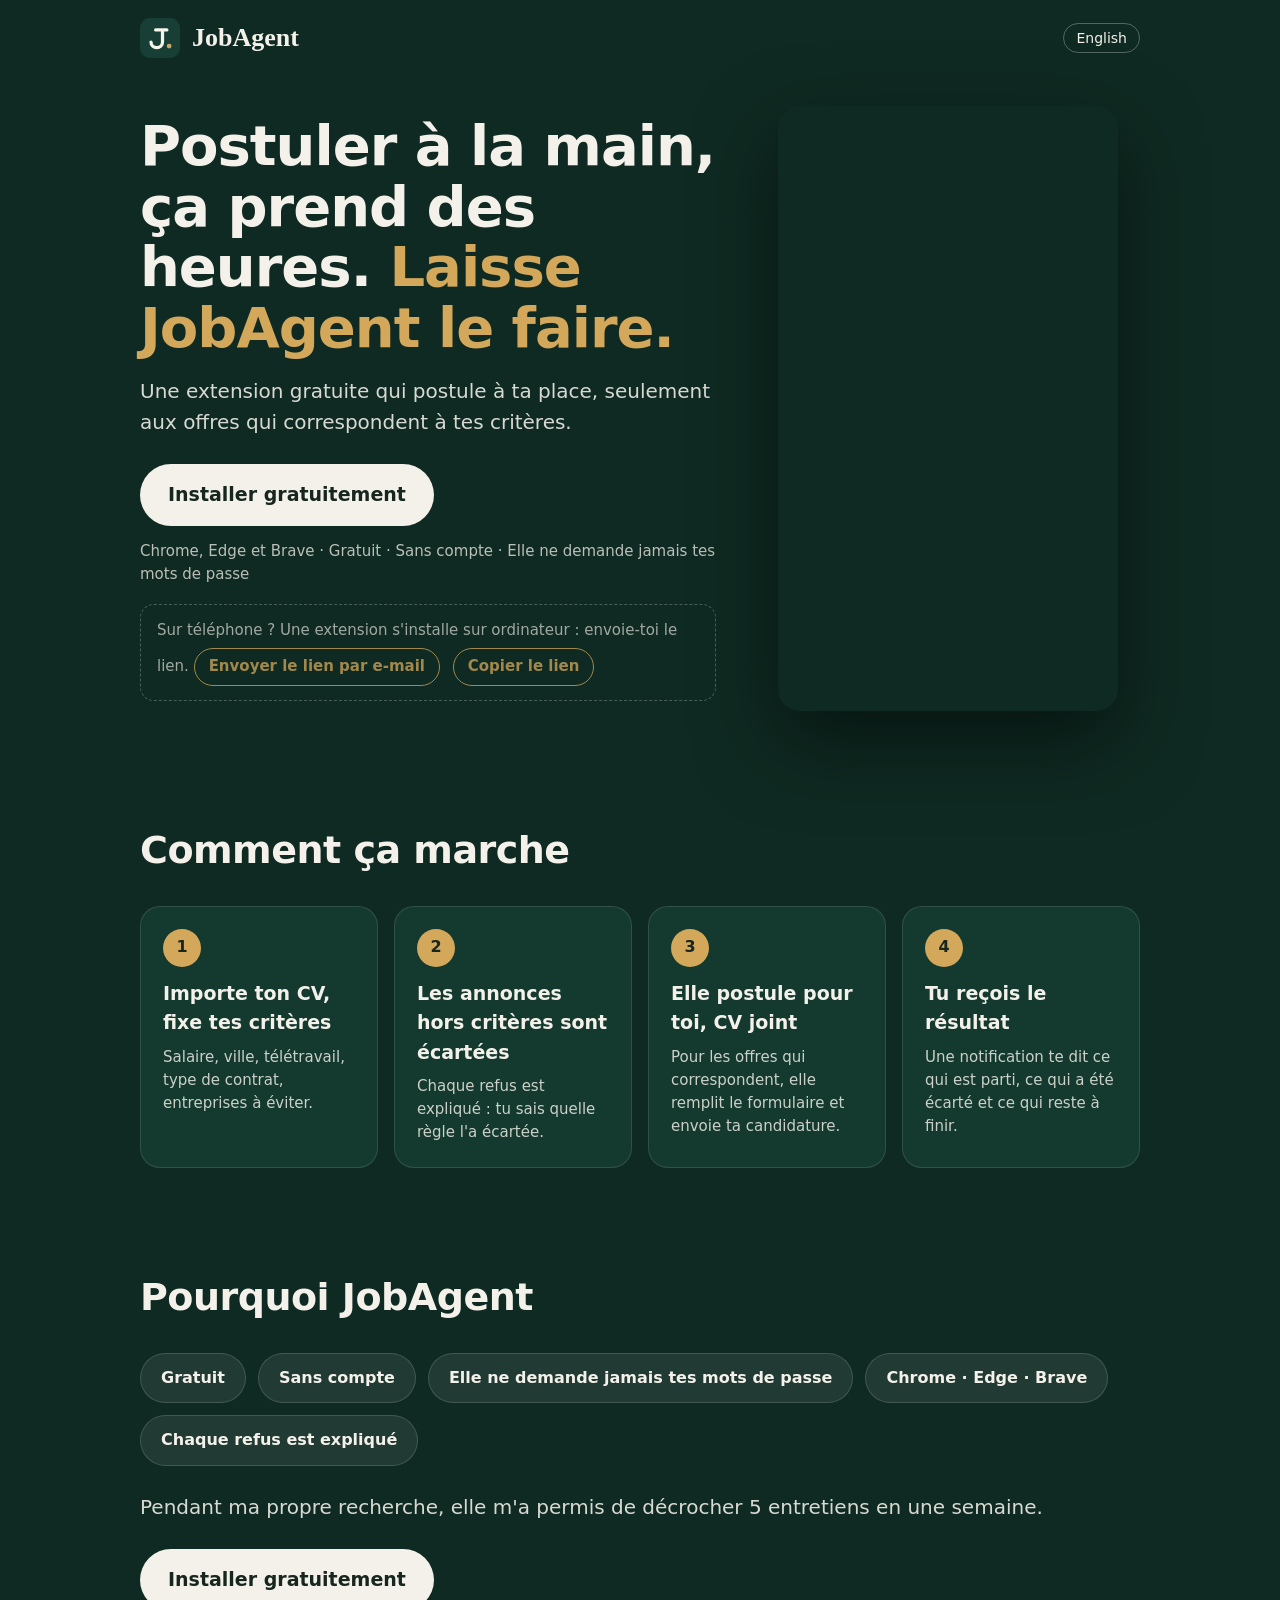
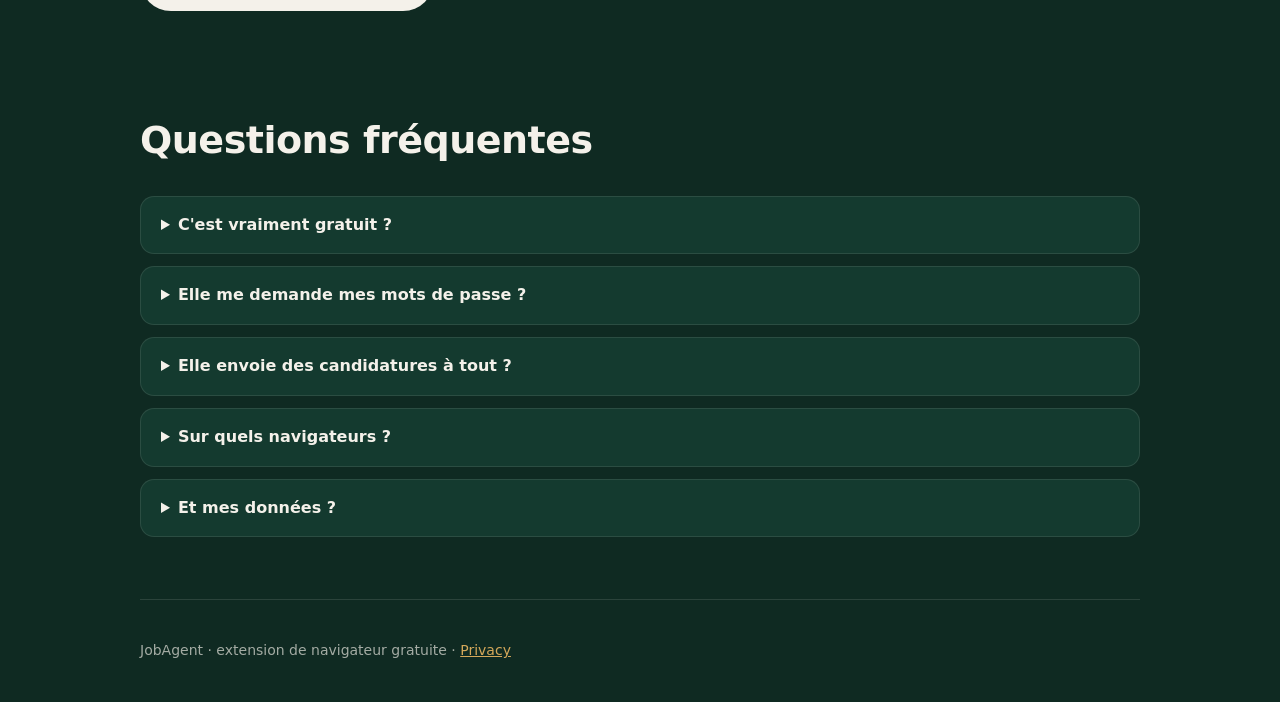
<file: index.html>
<!doctype html>
<html lang="fr"><head><meta charset="utf-8"><meta name="viewport" content="width=device-width,initial-scale=1">
<title>JobAgent : l'extension gratuite qui postule à ta place</title>
<meta name="description" content="JobAgent est une extension gratuite (Chrome, Edge, Brave) qui postule à ta place : tu ajoutes ton CV et tes critères, elle écarte les annonces hors critères avec la raison, remplit les formulaires et envoie ton CV. Gratuit, sans compte.">
<link rel="canonical" href="https://yousseftalibi.github.io/jobagent/">
<link rel="alternate" hreflang="fr" href="https://yousseftalibi.github.io/jobagent/"><link rel="alternate" hreflang="en" href="https://yousseftalibi.github.io/jobagent/en.html">
<meta property="og:title" content="JobAgent : l'extension gratuite qui postule à ta place"><meta property="og:description" content="JobAgent est une extension gratuite (Chrome, Edge, Brave) qui postule à ta place : tu ajoutes ton CV et tes critères, elle écarte les annonces hors critères avec la raison, remplit les formulaires et envoie ton CV. Gratuit, sans compte."><meta property="og:type" content="website"><meta property="og:url" content="https://yousseftalibi.github.io/jobagent/">
<meta property="og:image" content="https://i.ytimg.com/vi/YIqulcxhXoI/hq2.jpg">
<link rel="stylesheet" href="style.css">
<script type="application/ld+json">{"@context": "https://schema.org", "@type": "SoftwareApplication", "name": "JobAgent", "applicationCategory": "BrowserApplication", "operatingSystem": "Chrome, Edge, Brave", "offers": {"@type": "Offer", "price": "0", "priceCurrency": "EUR"}, "description": "JobAgent est une extension gratuite (Chrome, Edge, Brave) qui postule à ta place : tu ajoutes ton CV et tes critères, elle écarte les annonces hors critères avec la raison, remplit les formulaires et envoie ton CV. Gratuit, sans compte.", "url": "https://chromewebstore.google.com/detail/jobagent/afgldafdipoljccddhphejfghkhoncnm"}</script></head>
<body><div class="wrap">
<header><nav><a class="brand" href="./"><svg viewBox="0 0 32 32"><rect width="32" height="32" rx="8" fill="#173F35"/><path d="M12.5 9.5h9M18 9.5v9.7a4.6 4.6 0 0 1-9.2 0" fill="none" stroke="#F7F4EC" stroke-width="2.6" stroke-linecap="round" stroke-linejoin="round"/><circle cx="23.3" cy="22.4" r="1.9" fill="#C9A766"/></svg>JobAgent</a><span class="lang"><a href="en.html">English</a></span></nav></header>
<main>
<div class="hero"><div><h1>Postuler à la main, ça prend des heures. <em>Laisse JobAgent le faire.</em></h1><p class="lead">Une extension gratuite qui postule à ta place, seulement aux offres qui correspondent à tes critères.</p><a class="cta" href="https://chromewebstore.google.com/detail/jobagent/afgldafdipoljccddhphejfghkhoncnm">Installer gratuitement</a><p class="sub">Chrome, Edge et Brave · Gratuit · Sans compte · Elle ne demande jamais tes mots de passe</p>
<div class="mob"><span>Sur téléphone ? Une extension s'installe sur ordinateur : envoie-toi le lien.</span> <a class="mini" href="mailto:?subject=JobAgent%20%3A%20extension%20gratuite%20pour%20postuler&body=Installe%20JobAgent%20sur%20ton%20ordinateur%20%28Chrome%2C%20Edge%20ou%20Brave%29%20%3A%20https%3A//chromewebstore.google.com/detail/jobagent/afgldafdipoljccddhphejfghkhoncnm">Envoyer le lien par e-mail</a> <button class="mini" type="button" data-url="https://chromewebstore.google.com/detail/jobagent/afgldafdipoljccddhphejfghkhoncnm" data-ok="Lien copié ✓">Copier le lien</button></div></div>
<div class="video"><iframe src="https://www.youtube.com/embed/YIqulcxhXoI" title="JobAgent" allow="accelerometer; autoplay; clipboard-write; encrypted-media; picture-in-picture" allowfullscreen loading="lazy"></iframe></div></div>
<section><h2>Comment ça marche</h2><div class="steps"><div class="step"><b>1</b><h3>Importe ton CV, fixe tes critères</h3><p>Salaire, ville, télétravail, type de contrat, entreprises à éviter.</p></div><div class="step"><b>2</b><h3>Les annonces hors critères sont écartées</h3><p>Chaque refus est expliqué : tu sais quelle règle l'a écartée.</p></div><div class="step"><b>3</b><h3>Elle postule pour toi, CV joint</h3><p>Pour les offres qui correspondent, elle remplit le formulaire et envoie ta candidature.</p></div><div class="step"><b>4</b><h3>Tu reçois le résultat</h3><p>Une notification te dit ce qui est parti, ce qui a été écarté et ce qui reste à finir.</p></div></div></section>
<section><h2>Pourquoi JobAgent</h2><div class="pills"><span class="pill">Gratuit</span><span class="pill">Sans compte</span><span class="pill">Elle ne demande jamais tes mots de passe</span><span class="pill">Chrome · Edge · Brave</span><span class="pill">Chaque refus est expliqué</span></div><p class="lead" style="margin-top:26px">Pendant ma propre recherche, elle m'a permis de décrocher 5 entretiens en une semaine.</p><a class="cta" href="https://chromewebstore.google.com/detail/jobagent/afgldafdipoljccddhphejfghkhoncnm">Installer gratuitement</a></section>
<section class="faq"><h2>Questions fréquentes</h2><details><summary>C'est vraiment gratuit ?</summary><p>Oui : gratuit, sans compte à créer et sans carte bancaire.</p></details><details><summary>Elle me demande mes mots de passe ?</summary><p>Non, jamais. Tu te connectes toi-même à tes sites d'emploi, dans ton navigateur.</p></details><details><summary>Elle envoie des candidatures à tout ?</summary><p>Non. Elle ne postule qu'aux offres qui respectent les critères que tu as écrits, et elle te dit pourquoi elle écarte les autres.</p></details><details><summary>Sur quels navigateurs ?</summary><p>Chrome, Edge et Brave (navigateurs basés sur Chromium).</p></details><details><summary>Et mes données ?</summary><p>La politique de confidentialité complète est ici : <a href="https://188-34-193-14.sslip.io/privacy">https://188-34-193-14.sslip.io/privacy</a></p></details></section>
</main>
<footer>JobAgent · extension de navigateur gratuite · <a href="https://188-34-193-14.sslip.io/privacy">Privacy</a></footer>
</div><script>document.querySelectorAll('button[data-url]').forEach(function(b){b.addEventListener('click',function(){var u=b.getAttribute('data-url');(navigator.clipboard?navigator.clipboard.writeText(u):Promise.reject()).then(function(){b.textContent=b.getAttribute('data-ok')},function(){window.prompt('link',u)})})})</script></body></html>
</file>
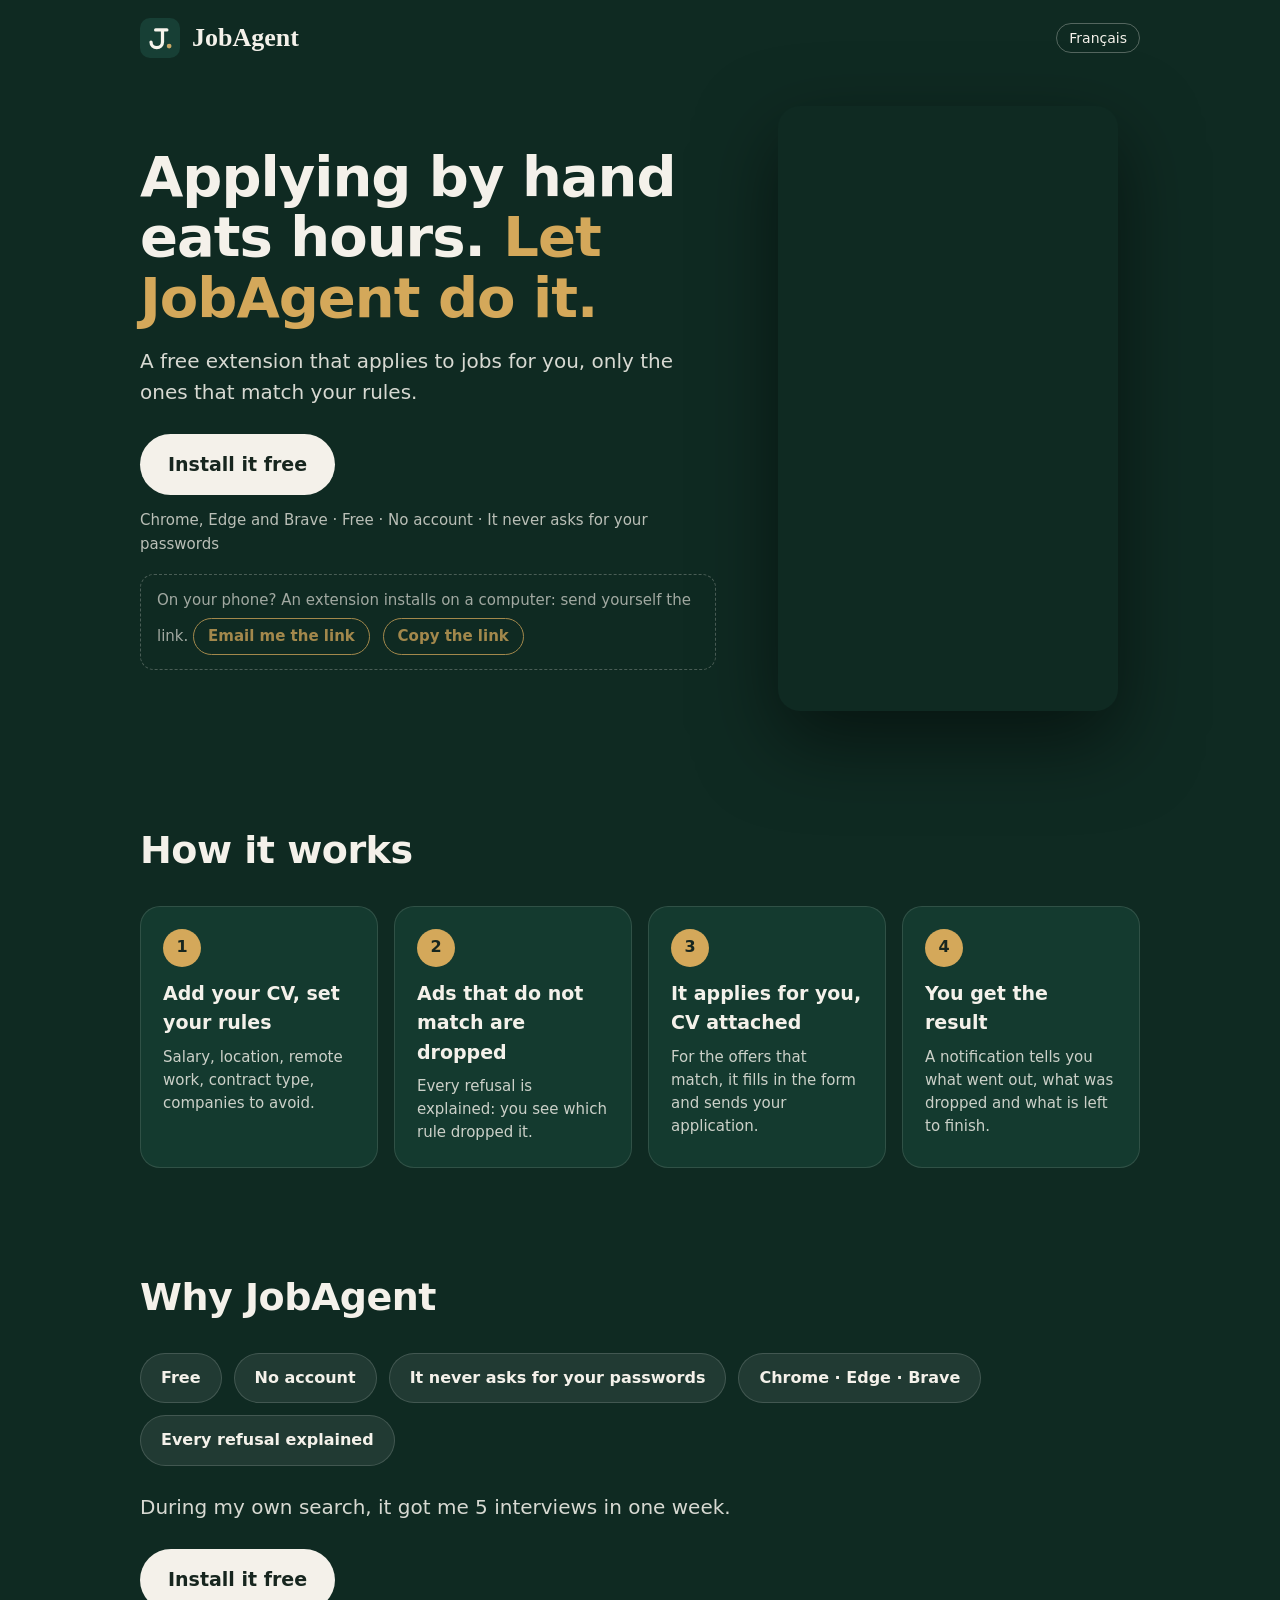
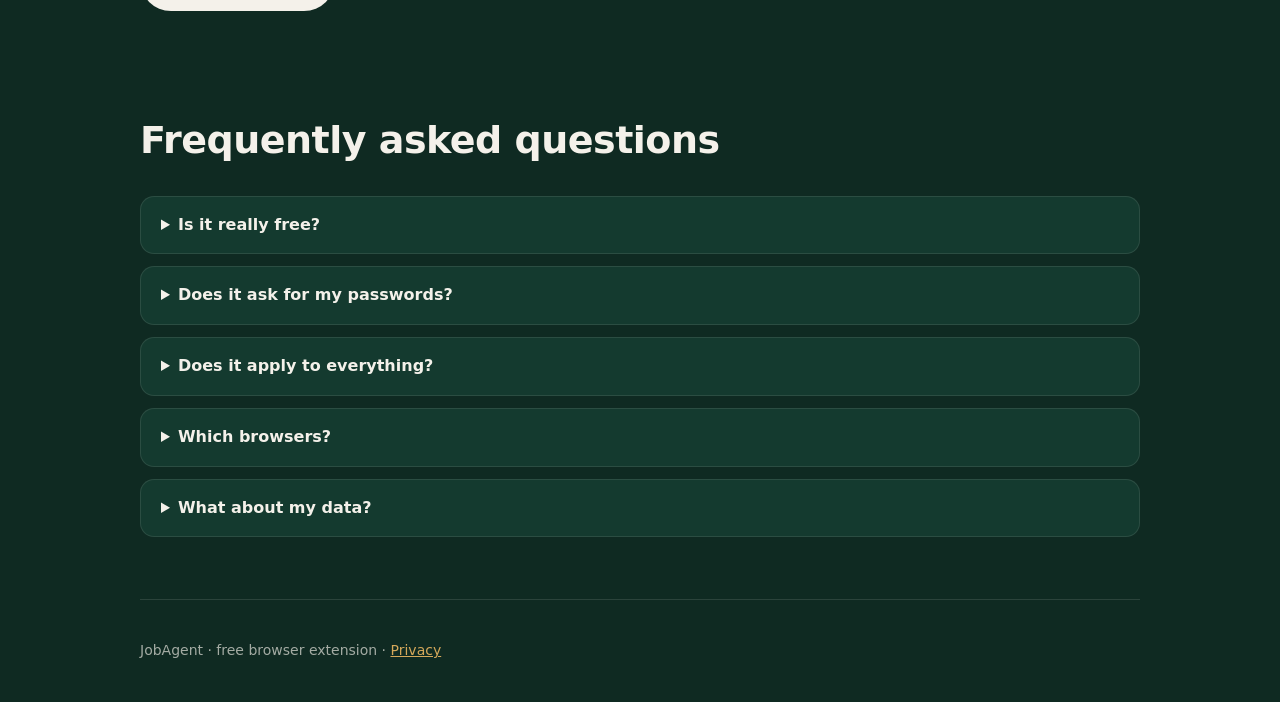
<file: en.html>
<!doctype html>
<html lang="en"><head><meta charset="utf-8"><meta name="viewport" content="width=device-width,initial-scale=1">
<title>JobAgent: the free browser extension that applies to jobs for you</title>
<meta name="description" content="JobAgent is a free browser extension (Chrome, Edge, Brave) that applies to jobs for you: add your CV and your rules, it drops the ads that do not match with the reason, fills in the forms and sends your CV. Free, no account.">
<link rel="canonical" href="https://yousseftalibi.github.io/jobagent/en.html">
<link rel="alternate" hreflang="fr" href="https://yousseftalibi.github.io/jobagent/"><link rel="alternate" hreflang="en" href="https://yousseftalibi.github.io/jobagent/en.html">
<meta property="og:title" content="JobAgent: the free browser extension that applies to jobs for you"><meta property="og:description" content="JobAgent is a free browser extension (Chrome, Edge, Brave) that applies to jobs for you: add your CV and your rules, it drops the ads that do not match with the reason, fills in the forms and sends your CV. Free, no account."><meta property="og:type" content="website"><meta property="og:url" content="https://yousseftalibi.github.io/jobagent/en.html">
<meta property="og:image" content="https://i.ytimg.com/vi/vRo4qfnlpAw/hq2.jpg">
<link rel="stylesheet" href="style.css">
<script type="application/ld+json">{"@context": "https://schema.org", "@type": "SoftwareApplication", "name": "JobAgent", "applicationCategory": "BrowserApplication", "operatingSystem": "Chrome, Edge, Brave", "offers": {"@type": "Offer", "price": "0", "priceCurrency": "EUR"}, "description": "JobAgent is a free browser extension (Chrome, Edge, Brave) that applies to jobs for you: add your CV and your rules, it drops the ads that do not match with the reason, fills in the forms and sends your CV. Free, no account.", "url": "https://chromewebstore.google.com/detail/jobagent/afgldafdipoljccddhphejfghkhoncnm"}</script></head>
<body><div class="wrap">
<header><nav><a class="brand" href="./"><svg viewBox="0 0 32 32"><rect width="32" height="32" rx="8" fill="#173F35"/><path d="M12.5 9.5h9M18 9.5v9.7a4.6 4.6 0 0 1-9.2 0" fill="none" stroke="#F7F4EC" stroke-width="2.6" stroke-linecap="round" stroke-linejoin="round"/><circle cx="23.3" cy="22.4" r="1.9" fill="#C9A766"/></svg>JobAgent</a><span class="lang"><a href="./">Français</a></span></nav></header>
<main>
<div class="hero"><div><h1>Applying by hand eats hours. <em>Let JobAgent do it.</em></h1><p class="lead">A free extension that applies to jobs for you, only the ones that match your rules.</p><a class="cta" href="https://chromewebstore.google.com/detail/jobagent/afgldafdipoljccddhphejfghkhoncnm">Install it free</a><p class="sub">Chrome, Edge and Brave · Free · No account · It never asks for your passwords</p>
<div class="mob"><span>On your phone? An extension installs on a computer: send yourself the link.</span> <a class="mini" href="mailto:?subject=JobAgent%3A%20free%20extension%20that%20applies%20to%20jobs&body=Install%20JobAgent%20on%20your%20computer%20%28Chrome%2C%20Edge%20or%20Brave%29%3A%20https%3A//chromewebstore.google.com/detail/jobagent/afgldafdipoljccddhphejfghkhoncnm">Email me the link</a> <button class="mini" type="button" data-url="https://chromewebstore.google.com/detail/jobagent/afgldafdipoljccddhphejfghkhoncnm" data-ok="Link copied ✓">Copy the link</button></div></div>
<div class="video"><iframe src="https://www.youtube.com/embed/vRo4qfnlpAw" title="JobAgent" allow="accelerometer; autoplay; clipboard-write; encrypted-media; picture-in-picture" allowfullscreen loading="lazy"></iframe></div></div>
<section><h2>How it works</h2><div class="steps"><div class="step"><b>1</b><h3>Add your CV, set your rules</h3><p>Salary, location, remote work, contract type, companies to avoid.</p></div><div class="step"><b>2</b><h3>Ads that do not match are dropped</h3><p>Every refusal is explained: you see which rule dropped it.</p></div><div class="step"><b>3</b><h3>It applies for you, CV attached</h3><p>For the offers that match, it fills in the form and sends your application.</p></div><div class="step"><b>4</b><h3>You get the result</h3><p>A notification tells you what went out, what was dropped and what is left to finish.</p></div></div></section>
<section><h2>Why JobAgent</h2><div class="pills"><span class="pill">Free</span><span class="pill">No account</span><span class="pill">It never asks for your passwords</span><span class="pill">Chrome · Edge · Brave</span><span class="pill">Every refusal explained</span></div><p class="lead" style="margin-top:26px">During my own search, it got me 5 interviews in one week.</p><a class="cta" href="https://chromewebstore.google.com/detail/jobagent/afgldafdipoljccddhphejfghkhoncnm">Install it free</a></section>
<section class="faq"><h2>Frequently asked questions</h2><details><summary>Is it really free?</summary><p>Yes: free, no account to create and no credit card.</p></details><details><summary>Does it ask for my passwords?</summary><p>No, never. You sign in to your job sites yourself, in your own browser.</p></details><details><summary>Does it apply to everything?</summary><p>No. It only applies to the offers that fit the rules you wrote, and it tells you why it dropped the others.</p></details><details><summary>Which browsers?</summary><p>Chrome, Edge and Brave (Chromium-based browsers).</p></details><details><summary>What about my data?</summary><p>The full privacy policy is here: <a href="https://188-34-193-14.sslip.io/privacy">https://188-34-193-14.sslip.io/privacy</a></p></details></section>
</main>
<footer>JobAgent · free browser extension · <a href="https://188-34-193-14.sslip.io/privacy">Privacy</a></footer>
</div><script>document.querySelectorAll('button[data-url]').forEach(function(b){b.addEventListener('click',function(){var u=b.getAttribute('data-url');(navigator.clipboard?navigator.clipboard.writeText(u):Promise.reject()).then(function(){b.textContent=b.getAttribute('data-ok')},function(){window.prompt('link',u)})})})</script></body></html>
</file>
<file: style.css>
:root{--bg:#0f2a22;--bg2:#143a2f;--cream:#f4f1ea;--gold:#d4a85a;--ink:#17261f}
*{box-sizing:border-box}html{scroll-behavior:smooth}
body{margin:0;font-family:Inter,system-ui,-apple-system,"Segoe UI",Roboto,sans-serif;background:var(--bg);color:var(--cream);line-height:1.55}
a{color:var(--gold)}
.wrap{max-width:1040px;margin:0 auto;padding:0 20px}
header{padding:18px 0}
.brand{display:flex;align-items:center;gap:12px;font-family:Georgia,serif;font-weight:700;font-size:26px;color:var(--cream);text-decoration:none}
.brand svg{width:40px;height:40px}
nav{display:flex;justify-content:space-between;align-items:center}
.lang a{color:var(--cream);text-decoration:none;border:1px solid rgba(244,241,234,.3);padding:6px 12px;border-radius:20px;font-size:14px}
.hero{display:grid;grid-template-columns:1.2fr .8fr;gap:40px;align-items:center;padding:30px 0 60px}
h1{font-size:clamp(34px,5vw,56px);line-height:1.08;margin:0 0 18px;letter-spacing:-1px}
h1 em{color:var(--gold);font-style:normal}
.lead{font-size:20px;color:rgba(244,241,234,.88);margin:0 0 26px}
.cta{display:inline-block;background:var(--cream);color:var(--ink);font-weight:800;font-size:19px;padding:16px 28px;border-radius:40px;text-decoration:none}
.sub{margin-top:14px;font-size:15px;color:rgba(244,241,234,.75)}
.video{position:relative;width:100%;max-width:340px;margin:0 auto;aspect-ratio:9/16;border-radius:22px;overflow:hidden;box-shadow:0 30px 80px rgba(0,0,0,.5)}
.video iframe{position:absolute;inset:0;width:100%;height:100%;border:0}
section{padding:50px 0}
h2{font-size:clamp(26px,3.5vw,38px);margin:0 0 26px;letter-spacing:-.5px}
.steps{display:grid;grid-template-columns:repeat(4,1fr);gap:16px}
.step{background:var(--bg2);border:1px solid rgba(244,241,234,.12);border-radius:20px;padding:22px}
.step b{display:inline-grid;place-items:center;width:38px;height:38px;border-radius:50%;background:var(--gold);color:var(--ink);font-weight:900;margin-bottom:12px}
.step h3{margin:0 0 8px;font-size:19px}.step p{margin:0;color:rgba(244,241,234,.82);font-size:15px}
.pills{display:flex;flex-wrap:wrap;gap:12px}
.pill{background:rgba(255,255,255,.08);border:1px solid rgba(255,255,255,.15);padding:12px 20px;border-radius:30px;font-weight:700}
.faq details{background:var(--bg2);border-radius:14px;padding:16px 20px;margin-bottom:12px;border:1px solid rgba(244,241,234,.1)}
.faq summary{cursor:pointer;font-weight:700}
.faq p{margin:12px 0 0;color:rgba(244,241,234,.85)}
footer{padding:40px 0;color:rgba(244,241,234,.65);font-size:14px;border-top:1px solid rgba(244,241,234,.12)}
@media(max-width:820px){.hero{grid-template-columns:1fr}.steps{grid-template-columns:1fr 1fr}.video{order:-1}}
@media(max-width:520px){.steps{grid-template-columns:1fr}}

.mob{margin-top:18px;padding:14px 16px;border:1px dashed rgba(244,241,234,.35);border-radius:14px;font-size:15px;color:rgba(244,241,234,.85)}
.mini{display:inline-block;margin:6px 8px 0 0;background:transparent;color:var(--gold);border:1px solid var(--gold);border-radius:20px;padding:6px 14px;font:inherit;font-weight:700;text-decoration:none;cursor:pointer}
@media(min-width:821px){.mob{opacity:.75}}
</file>
